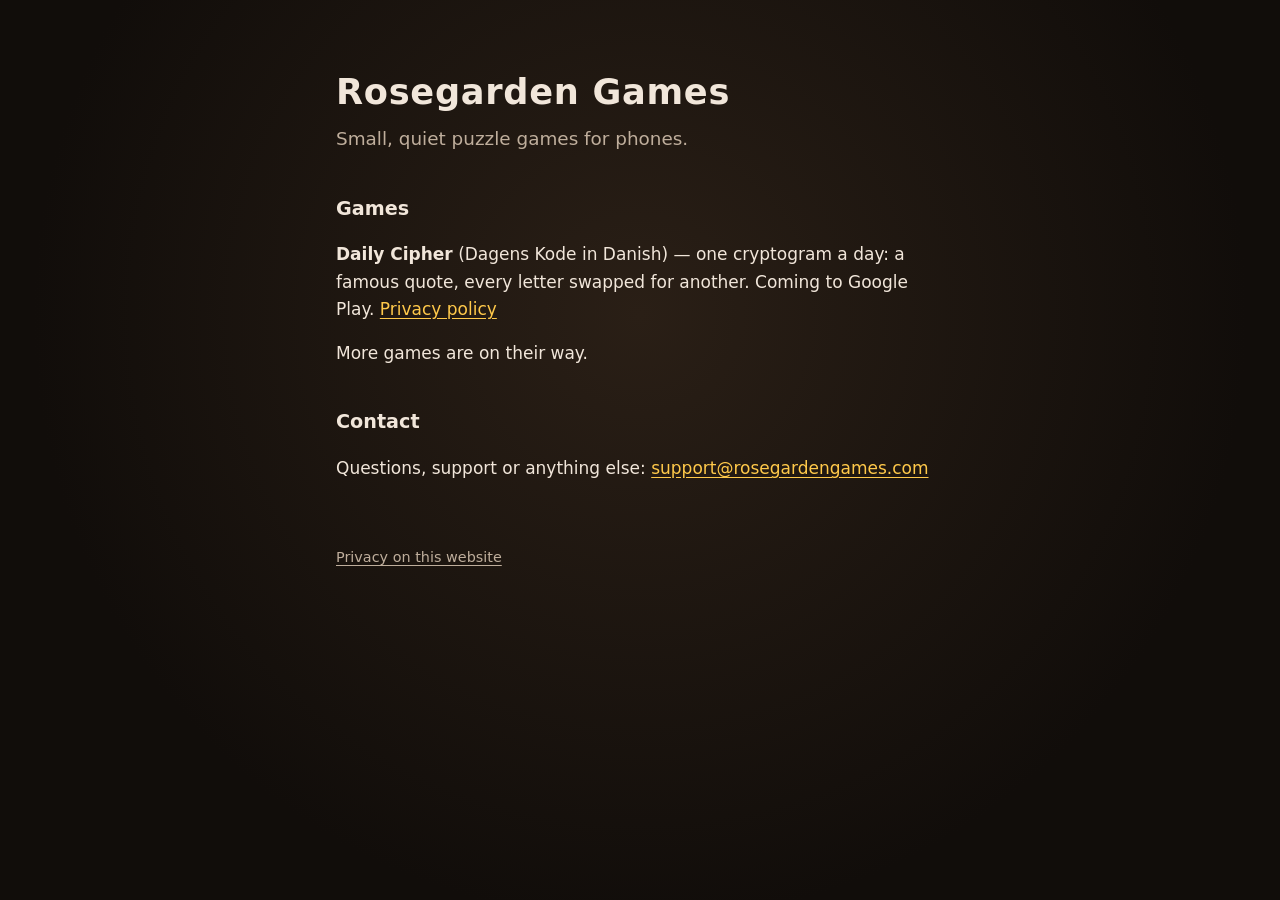
<file: index.html>
<!doctype html>
<html lang="en">
<head>
  <meta charset="utf-8">
  <meta name="viewport" content="width=device-width, initial-scale=1">
  <title>Rosegarden Games</title>
  <meta name="description" content="Rosegarden Games makes small, quiet puzzle games for phones.">
  <link rel="stylesheet" href="/style.css">
</head>
<body>
  <main>
    <h1>Rosegarden Games</h1>
    <p class="lead">Small, quiet puzzle games for phones.</p>

    <h2>Games</h2>
    <p><strong>Daily Cipher</strong> (Dagens Kode in Danish) &mdash; one cryptogram a day: a
      famous quote, every letter swapped for another. Coming to Google Play.
      <a href="/daily-cipher/privacy/">Privacy policy</a></p>
    <p>More games are on their way.</p>

    <h2>Contact</h2>
    <p>Questions, support or anything else:
      <a href="mailto:support@rosegardengames.com">support@rosegardengames.com</a></p>

    <footer>
      <a href="/privacy.html">Privacy on this website</a>
    </footer>
  </main>
</body>
</html>
</file>
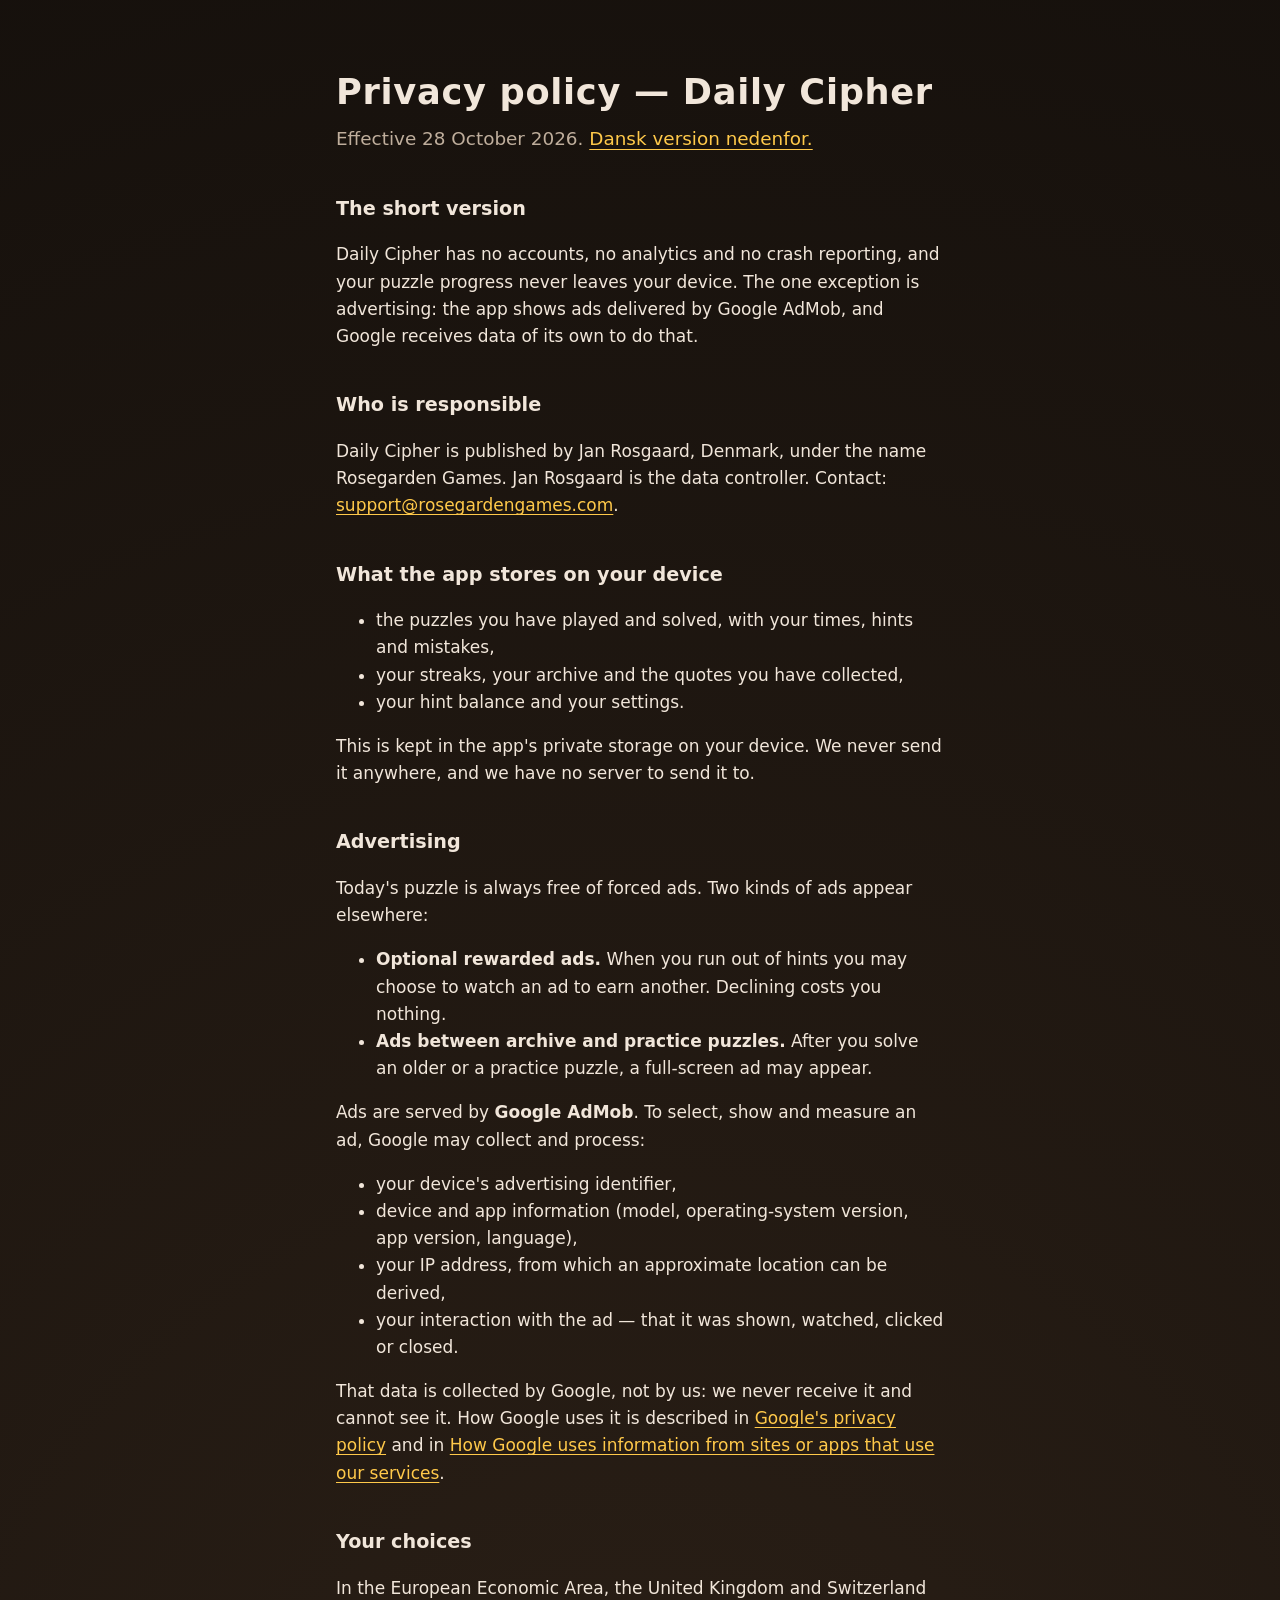
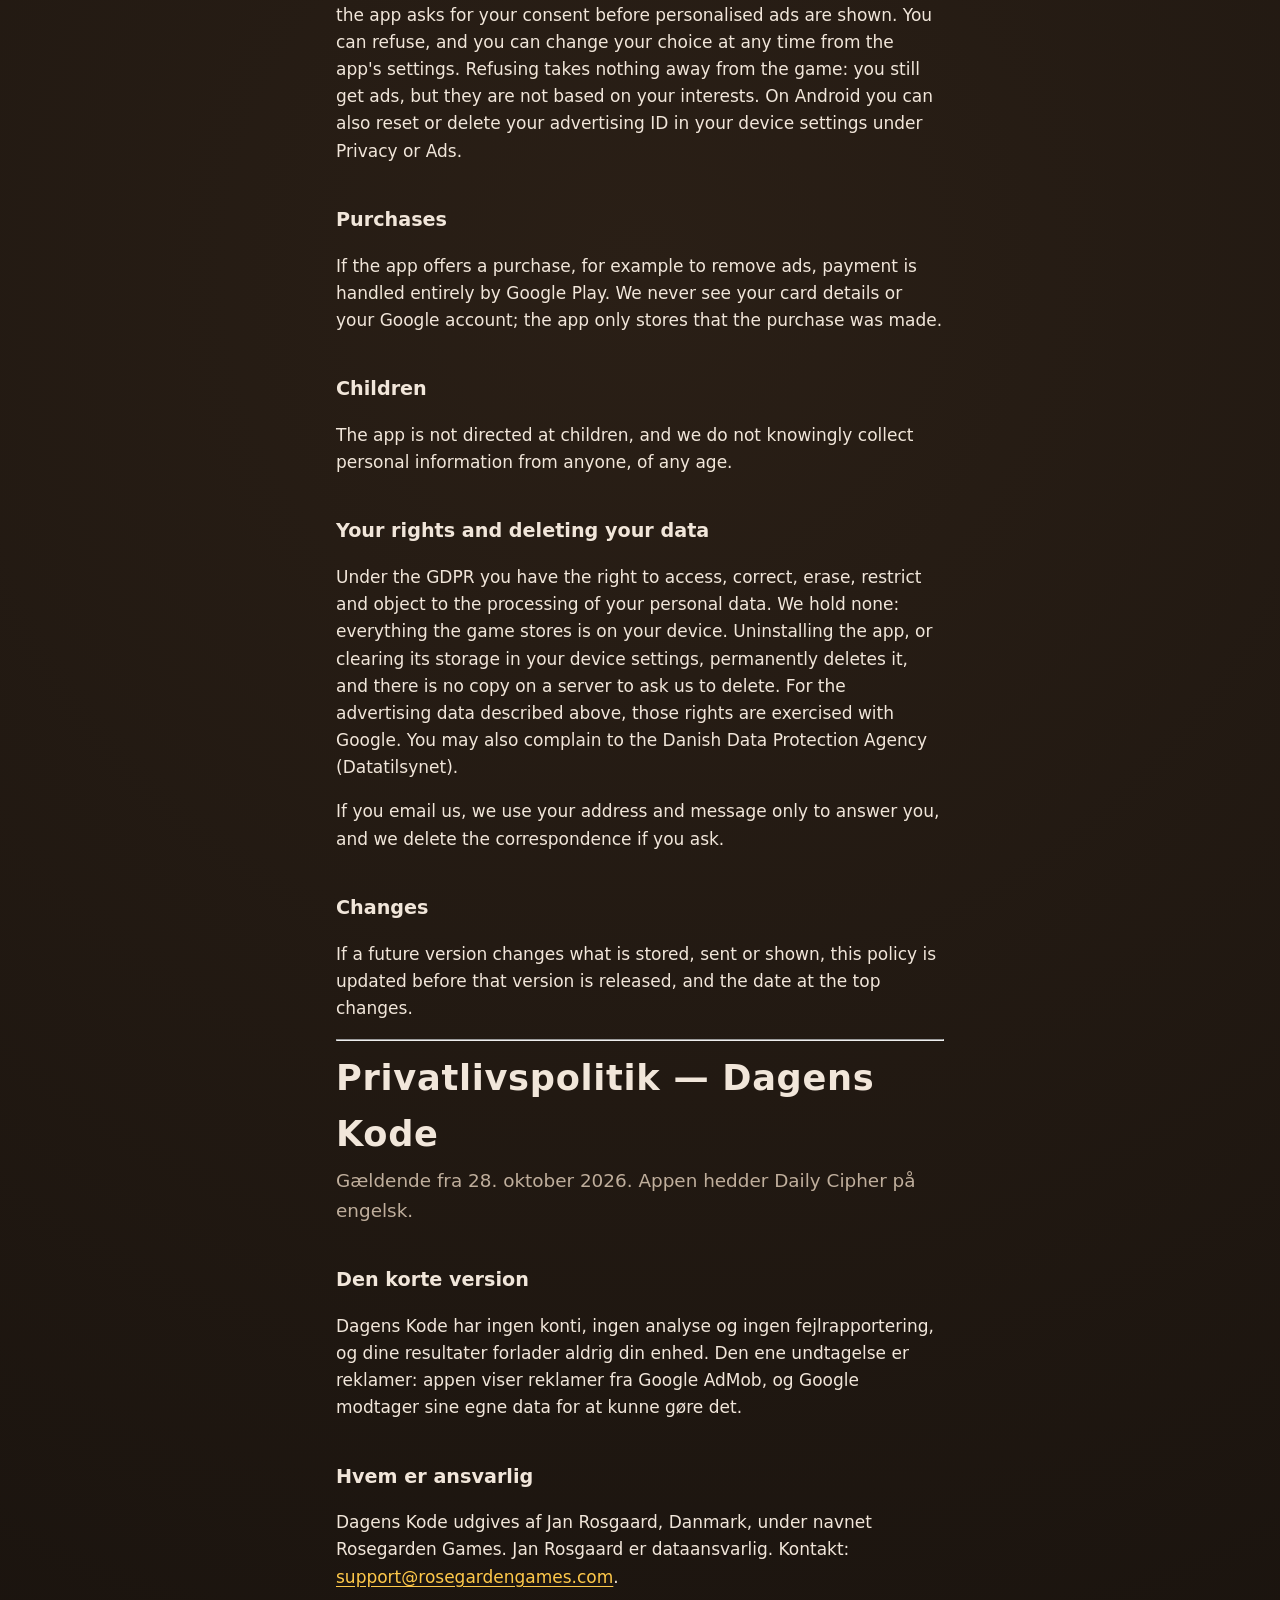
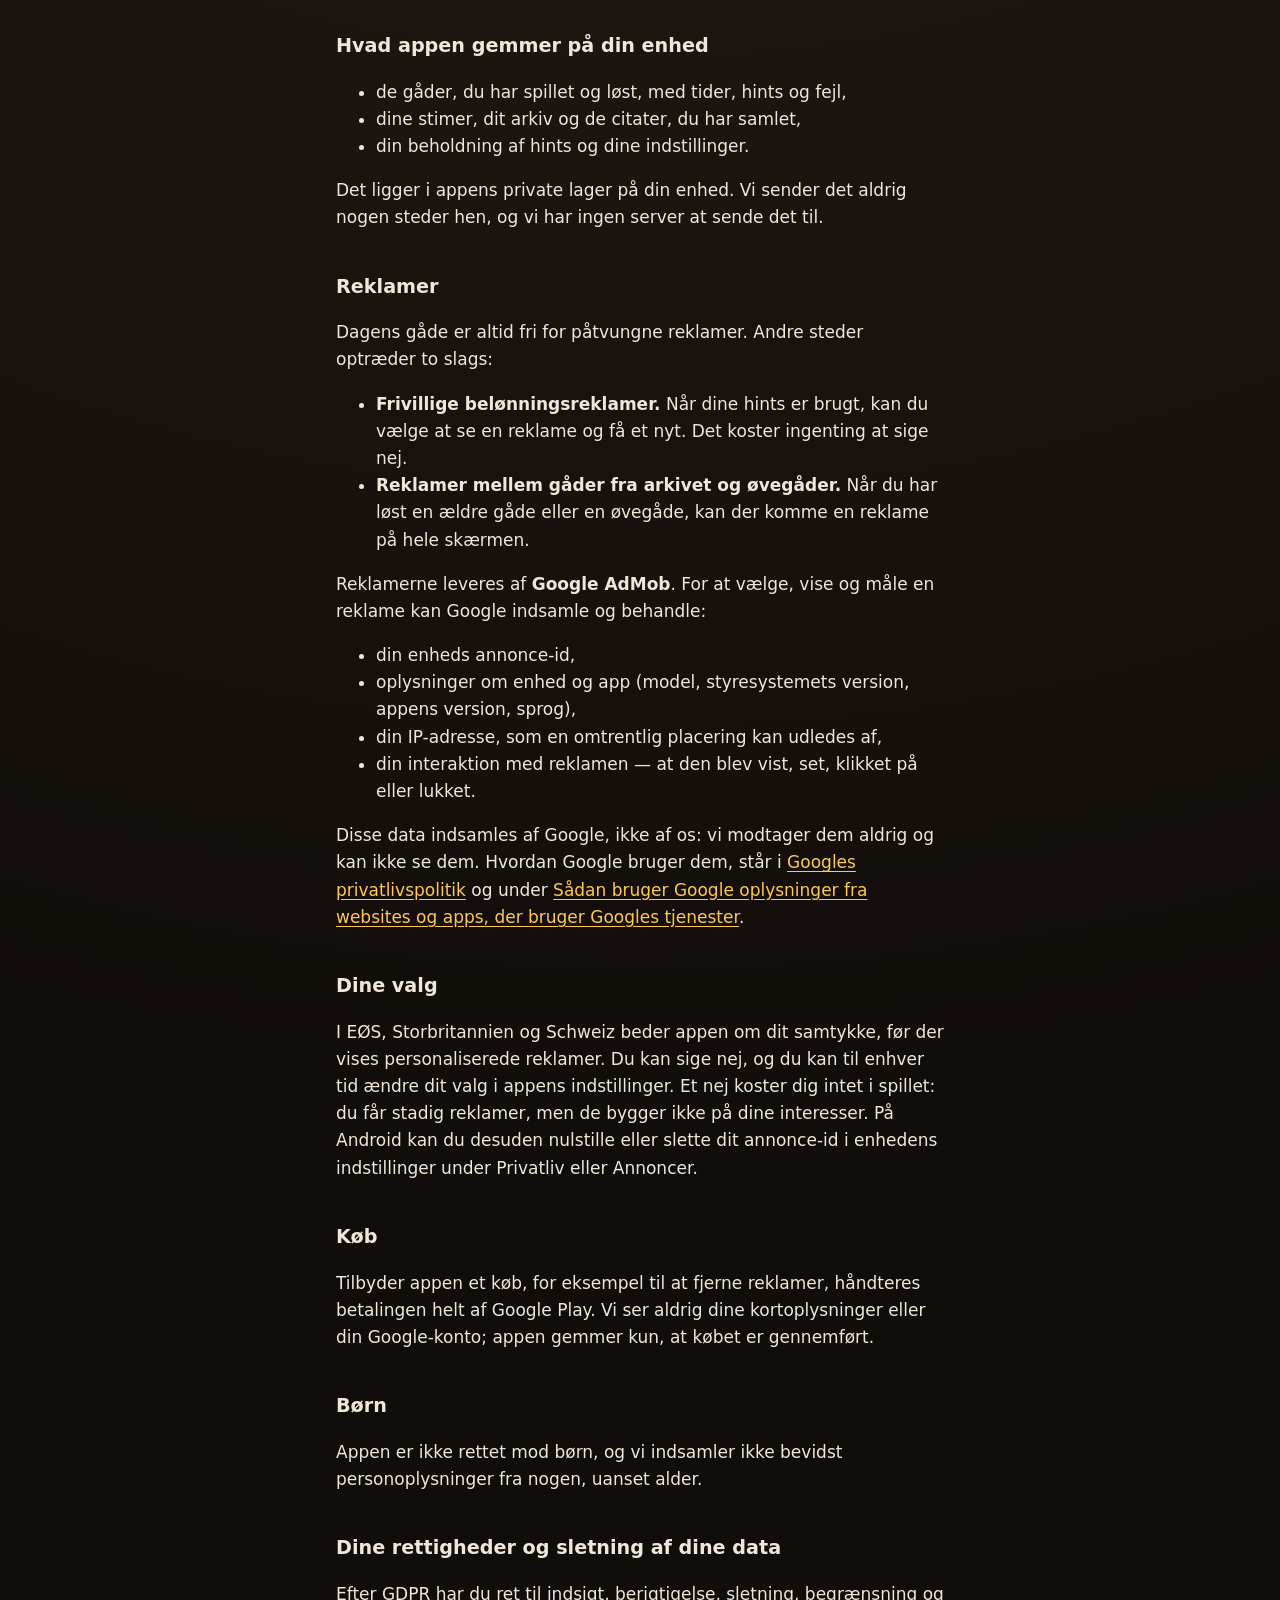
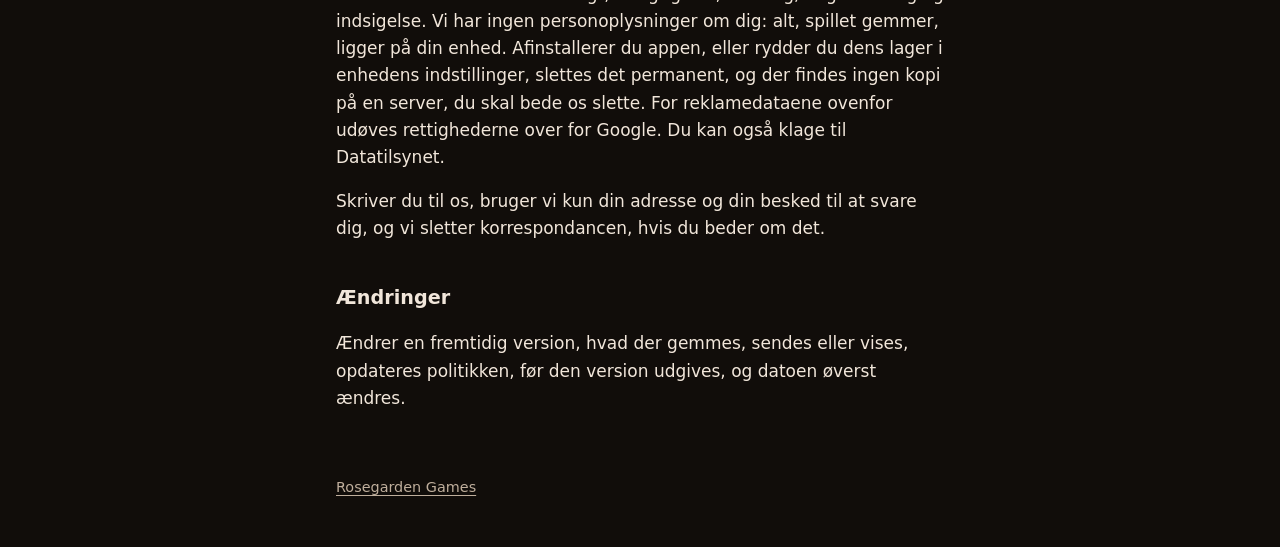
<file: daily-cipher/privacy/index.html>
<!doctype html>
<html lang="en">
<head>
  <meta charset="utf-8">
  <meta name="viewport" content="width=device-width, initial-scale=1">
  <title>Privacy policy - Daily Cipher</title>
  <link rel="stylesheet" href="/style.css">
</head>
<body>
  <main>
    <h1>Privacy policy &mdash; Daily Cipher</h1>
    <p class="lead">Effective 28 October 2026. <a href="#da">Dansk version nedenfor.</a></p>

    <h2>The short version</h2>
    <p>Daily Cipher has no accounts, no analytics and no crash reporting, and your puzzle progress
      never leaves your device. The one exception is advertising: the app shows ads delivered by
      Google AdMob, and Google receives data of its own to do that.</p>

    <h2>Who is responsible</h2>
    <p>Daily Cipher is published by Jan Rosgaard, Denmark, under the name Rosegarden Games. Jan
      Rosgaard is the data controller. Contact:
      <a href="mailto:support@rosegardengames.com">support@rosegardengames.com</a>.</p>

    <h2>What the app stores on your device</h2>
    <ul>
      <li>the puzzles you have played and solved, with your times, hints and mistakes,</li>
      <li>your streaks, your archive and the quotes you have collected,</li>
      <li>your hint balance and your settings.</li>
    </ul>
    <p>This is kept in the app's private storage on your device. We never send it anywhere, and we
      have no server to send it to.</p>

    <h2>Advertising</h2>
    <p>Today's puzzle is always free of forced ads. Two kinds of ads appear elsewhere:</p>
    <ul>
      <li><strong>Optional rewarded ads.</strong> When you run out of hints you may choose to watch
        an ad to earn another. Declining costs you nothing.</li>
      <li><strong>Ads between archive and practice puzzles.</strong> After you solve an older or a
        practice puzzle, a full-screen ad may appear.</li>
    </ul>
    <p>Ads are served by <strong>Google AdMob</strong>. To select, show and measure an ad, Google
      may collect and process:</p>
    <ul>
      <li>your device's advertising identifier,</li>
      <li>device and app information (model, operating-system version, app version, language),</li>
      <li>your IP address, from which an approximate location can be derived,</li>
      <li>your interaction with the ad &mdash; that it was shown, watched, clicked or closed.</li>
    </ul>
    <p>That data is collected by Google, not by us: we never receive it and cannot see it. How
      Google uses it is described in
      <a href="https://policies.google.com/privacy">Google's privacy policy</a> and in
      <a href="https://policies.google.com/technologies/partner-sites">How Google uses information
      from sites or apps that use our services</a>.</p>

    <h2>Your choices</h2>
    <p>In the European Economic Area, the United Kingdom and Switzerland the app asks for your
      consent before personalised ads are shown. You can refuse, and you can change your choice at
      any time from the app's settings. Refusing takes nothing away from the game: you still get
      ads, but they are not based on your interests. On Android you can also reset or delete your
      advertising ID in your device settings under Privacy or Ads.</p>

    <h2>Purchases</h2>
    <p>If the app offers a purchase, for example to remove ads, payment is handled entirely by
      Google Play. We never see your card details or your Google account; the app only stores that
      the purchase was made.</p>

    <h2>Children</h2>
    <p>The app is not directed at children, and we do not knowingly collect personal information
      from anyone, of any age.</p>

    <h2>Your rights and deleting your data</h2>
    <p>Under the GDPR you have the right to access, correct, erase, restrict and object to the
      processing of your personal data. We hold none: everything the game stores is on your device.
      Uninstalling the app, or clearing its storage in your device settings, permanently deletes
      it, and there is no copy on a server to ask us to delete. For the advertising data described
      above, those rights are exercised with Google. You may also complain to the Danish Data
      Protection Agency (Datatilsynet).</p>
    <p>If you email us, we use your address and message only to answer you, and we delete the
      correspondence if you ask.</p>

    <h2>Changes</h2>
    <p>If a future version changes what is stored, sent or shown, this policy is updated before
      that version is released, and the date at the top changes.</p>

    <hr>

    <h1 id="da" lang="da">Privatlivspolitik &mdash; Dagens Kode</h1>
    <div lang="da">
      <p class="lead">Gældende fra 28. oktober 2026. Appen hedder Daily Cipher på engelsk.</p>

      <h2>Den korte version</h2>
      <p>Dagens Kode har ingen konti, ingen analyse og ingen fejlrapportering, og dine resultater
        forlader aldrig din enhed. Den ene undtagelse er reklamer: appen viser reklamer fra Google
        AdMob, og Google modtager sine egne data for at kunne gøre det.</p>

      <h2>Hvem er ansvarlig</h2>
      <p>Dagens Kode udgives af Jan Rosgaard, Danmark, under navnet Rosegarden Games. Jan Rosgaard
        er dataansvarlig. Kontakt:
        <a href="mailto:support@rosegardengames.com">support@rosegardengames.com</a>.</p>

      <h2>Hvad appen gemmer på din enhed</h2>
      <ul>
        <li>de gåder, du har spillet og løst, med tider, hints og fejl,</li>
        <li>dine stimer, dit arkiv og de citater, du har samlet,</li>
        <li>din beholdning af hints og dine indstillinger.</li>
      </ul>
      <p>Det ligger i appens private lager på din enhed. Vi sender det aldrig nogen steder hen, og
        vi har ingen server at sende det til.</p>

      <h2>Reklamer</h2>
      <p>Dagens gåde er altid fri for påtvungne reklamer. Andre steder optræder to slags:</p>
      <ul>
        <li><strong>Frivillige belønningsreklamer.</strong> Når dine hints er brugt, kan du vælge at
          se en reklame og få et nyt. Det koster ingenting at sige nej.</li>
        <li><strong>Reklamer mellem gåder fra arkivet og øvegåder.</strong> Når du har løst en ældre
          gåde eller en øvegåde, kan der komme en reklame på hele skærmen.</li>
      </ul>
      <p>Reklamerne leveres af <strong>Google AdMob</strong>. For at vælge, vise og måle en reklame
        kan Google indsamle og behandle:</p>
      <ul>
        <li>din enheds annonce-id,</li>
        <li>oplysninger om enhed og app (model, styresystemets version, appens version, sprog),</li>
        <li>din IP-adresse, som en omtrentlig placering kan udledes af,</li>
        <li>din interaktion med reklamen &mdash; at den blev vist, set, klikket på eller lukket.</li>
      </ul>
      <p>Disse data indsamles af Google, ikke af os: vi modtager dem aldrig og kan ikke se dem.
        Hvordan Google bruger dem, står i
        <a href="https://policies.google.com/privacy?hl=da">Googles privatlivspolitik</a> og under
        <a href="https://policies.google.com/technologies/partner-sites?hl=da">Sådan bruger Google
        oplysninger fra websites og apps, der bruger Googles tjenester</a>.</p>

      <h2>Dine valg</h2>
      <p>I EØS, Storbritannien og Schweiz beder appen om dit samtykke, før der vises personaliserede
        reklamer. Du kan sige nej, og du kan til enhver tid ændre dit valg i appens indstillinger.
        Et nej koster dig intet i spillet: du får stadig reklamer, men de bygger ikke på dine
        interesser. På Android kan du desuden nulstille eller slette dit annonce-id i enhedens
        indstillinger under Privatliv eller Annoncer.</p>

      <h2>Køb</h2>
      <p>Tilbyder appen et køb, for eksempel til at fjerne reklamer, håndteres betalingen helt af
        Google Play. Vi ser aldrig dine kortoplysninger eller din Google-konto; appen gemmer kun, at
        købet er gennemført.</p>

      <h2>Børn</h2>
      <p>Appen er ikke rettet mod børn, og vi indsamler ikke bevidst personoplysninger fra nogen,
        uanset alder.</p>

      <h2>Dine rettigheder og sletning af dine data</h2>
      <p>Efter GDPR har du ret til indsigt, berigtigelse, sletning, begrænsning og indsigelse. Vi
        har ingen personoplysninger om dig: alt, spillet gemmer, ligger på din enhed. Afinstallerer
        du appen, eller rydder du dens lager i enhedens indstillinger, slettes det permanent, og der
        findes ingen kopi på en server, du skal bede os slette. For reklamedataene ovenfor udøves
        rettighederne over for Google. Du kan også klage til Datatilsynet.</p>
      <p>Skriver du til os, bruger vi kun din adresse og din besked til at svare dig, og vi sletter
        korrespondancen, hvis du beder om det.</p>

      <h2>Ændringer</h2>
      <p>Ændrer en fremtidig version, hvad der gemmes, sendes eller vises, opdateres politikken,
        før den version udgives, og datoen øverst ændres.</p>
    </div>

    <footer>
      <a href="/">Rosegarden Games</a>
    </footer>
  </main>
</body>
</html>
</file>
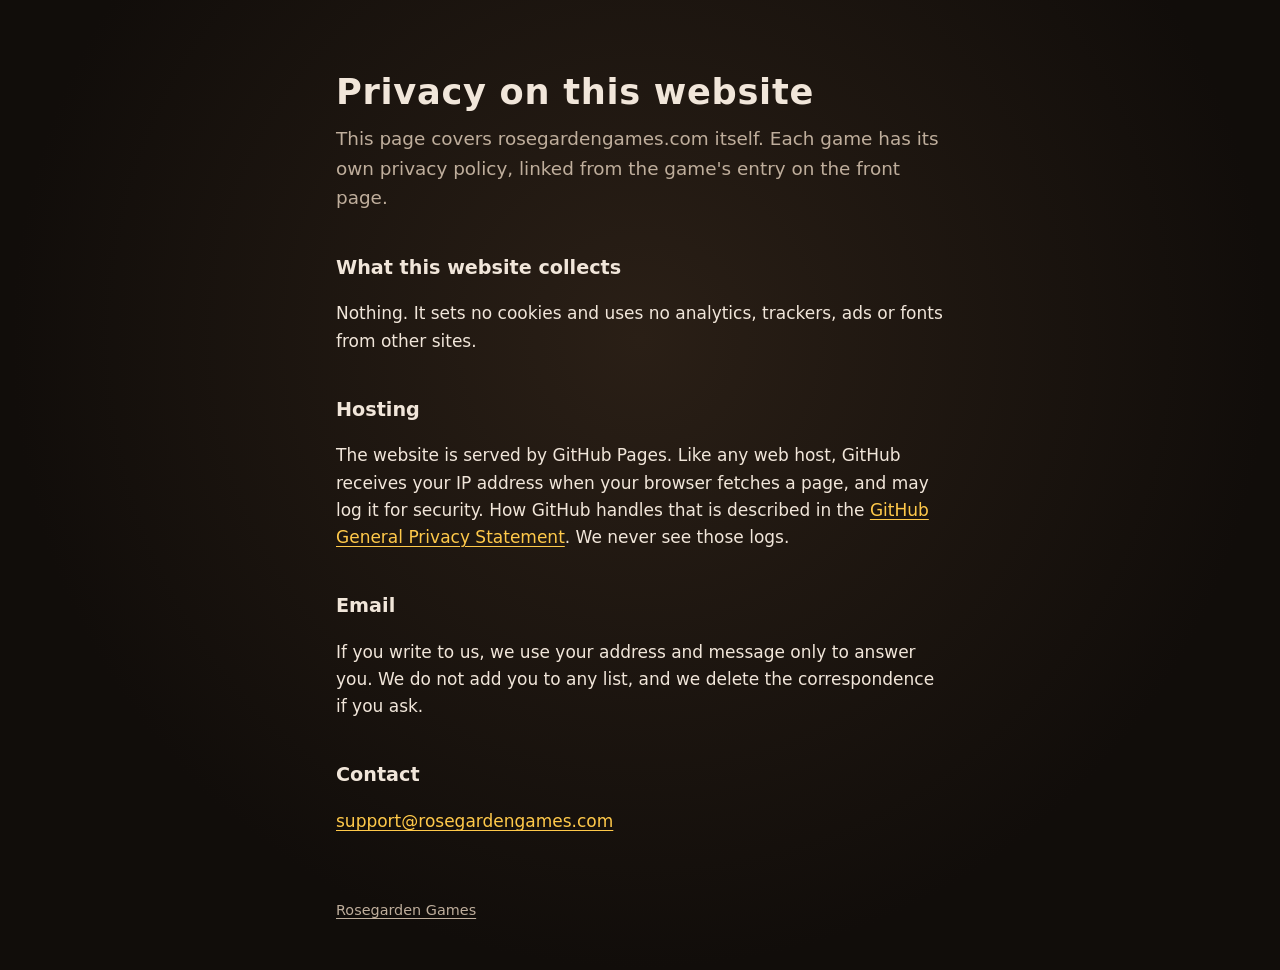
<file: privacy.html>
<!doctype html>
<html lang="en">
<head>
  <meta charset="utf-8">
  <meta name="viewport" content="width=device-width, initial-scale=1">
  <title>Privacy on this website - Rosegarden Games</title>
  <link rel="stylesheet" href="/style.css">
</head>
<body>
  <main>
    <h1>Privacy on this website</h1>
    <p class="lead">This page covers rosegardengames.com itself. Each game has its own privacy
      policy, linked from the game's entry on the front page.</p>

    <h2>What this website collects</h2>
    <p>Nothing. It sets no cookies and uses no analytics, trackers, ads or fonts from other sites.</p>

    <h2>Hosting</h2>
    <p>The website is served by GitHub Pages. Like any web host, GitHub receives your IP address
      when your browser fetches a page, and may log it for security. How GitHub handles that is
      described in the
      <a href="https://docs.github.com/en/site-policy/privacy-policies/github-general-privacy-statement">GitHub
      General Privacy Statement</a>. We never see those logs.</p>

    <h2>Email</h2>
    <p>If you write to us, we use your address and message only to answer you. We do not add you
      to any list, and we delete the correspondence if you ask.</p>

    <h2>Contact</h2>
    <p><a href="mailto:support@rosegardengames.com">support@rosegardengames.com</a></p>

    <footer>
      <a href="/">Rosegarden Games</a>
    </footer>
  </main>
</body>
</html>
</file>
<file: style.css>
:root {
  color-scheme: dark;
  --room: #110d0a;
  --glow: #2a1f16;
  --text: #f1e6da;
  --muted: #bfae9c;
  --accent: #ffc94a;
}

* {
  box-sizing: border-box;
}

html {
  background: var(--room);
}

body {
  margin: 0;
  min-height: 100vh;
  background: radial-gradient(circle at 50% 35%, var(--glow), var(--room) 70%);
  color: var(--text);
  font: 17px/1.6 system-ui, -apple-system, "Segoe UI", Roboto, sans-serif;
}

main {
  max-width: 40rem;
  margin: 0 auto;
  padding: 4rem 1rem 3rem;
}

h1 {
  margin: 0 0 0.25rem;
  font-size: 2.2rem;
  letter-spacing: 0.02em;
}

h2 {
  margin-top: 2.5rem;
  font-size: 1.2rem;
}

.lead {
  margin-top: 0;
  color: var(--muted);
  font-size: 1.15rem;
}

a {
  color: var(--accent);
  text-underline-offset: 0.2em;
}

footer {
  margin-top: 4rem;
  color: var(--muted);
  font-size: 0.9rem;
}

footer a {
  color: inherit;
}
</file>
